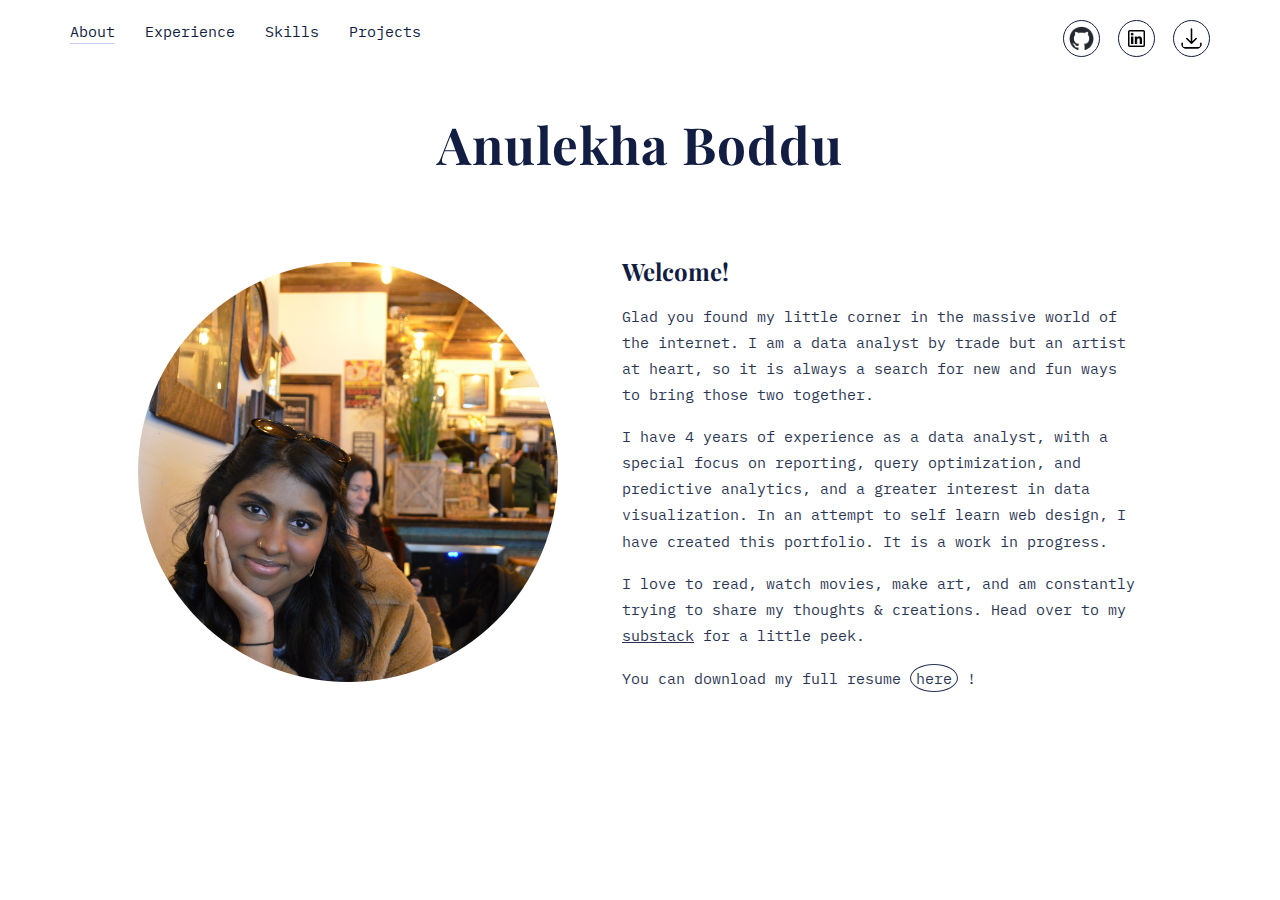
<file: index.html>
<!DOCTYPE html>
<html lang="en">
<head>
    <meta charset="UTF-8">
    <meta name="viewport" content="width=device-width, initial-scale=1.0">
    <title>Anulekha Boddu</title>
    <link rel="stylesheet" href="style.css">
    <link href="https://fonts.googleapis.com/css2?family=Inter:wght@400;500;600&family=IBM+Plex+Mono:wght@300;400&display=swap" rel="stylesheet">
    <link href="https://fonts.googleapis.com/css2?family=Playfair+Display:wght@500;600;700&family=IBM+Plex+Mono:wght@300;400&display=swap" rel="stylesheet">
</head>
<body>
    <main class="container">
        <div class="navbar">
                <div class="nav-left">
                    <a href="#about">About</a>
                    <a href="#experience">Experience</a>
                    <a href="#skills">Skills</a>
                    <a href="#projects">Projects</a>
                </div>
                <div class="nav-right">
                    <a href="https://github.com/ayyboddu" target="_blank">
                        <img src="/icons/github icon.png" alt="GitHub" class="nav-icon">
                    </a>
                    <a href="https://www.linkedin.com/in/anulekhaboddu/" target="_blank">
                        <img src="/icons/linkedin.png" alt="LinkedIn" class="nav-icon">
                    </a>
                    <a href="icons/Anulekha Boddu Resume.pdf" download="Anulekha Boddu CV" class="tooltip">
                        <svg 
                            xmlns="http://www.w3.org/2000/svg" 
                            fill="none" 
                            viewBox="0 0 24 24" 
                            stroke-width="1.5" 
                            stroke="black" 
                            class="nav-icon"
                        >                
                        <path stroke-linecap="round" 
                        stroke-linejoin="round" 
                        d="M3 16.5v2.25A2.25 2.25 0 0 0 5.25 21h13.5A2.25 2.25 0 0 0 21 18.75V16.5M16.5 12 12 16.5m0 0L7.5 12m4.5 4.5V3" 
                        />
                        </svg>
                        <span class="tooltip-text">Download Resume</span>
                    </a>
                </div>
        </div>
        <section id='about' class="page home">
            <div class="name">
                <h1>Anulekha Boddu</h1>
            </div>
            <div class="home-bottom">
                <section class="portrait">
                    <img src="icons/portrait.JPG" alt="portrait">
                </section>
                <section class="intro">
                    <h1>Welcome!</h1>
                    <p>Glad you found my little corner in the massive world of the internet. I am a data analyst by trade but an artist at heart, so it is always a search for new and fun ways to bring those two together.</p>
                    <p>I have 4 years of experience as a data analyst, with a special focus on reporting, query optimization, and predictive analytics, and a greater interest in data visualization. In an attempt to self learn web design, I have created this portfolio. It is a work in progress. </p>
                    <p>I love to read, watch movies, make art, and am constantly trying to share my thoughts & creations. Head over to my <a href="https://thetiredhedonist.substack.com/" class="substack" target="_blank">substack</a> for a little peek.</p>
                    <p>You can download my full resume <a href="icons/Anulekha Boddu Resume.pdf" download="Anulekha Boddu CV" class="CV">here</a> !</p>
                </section>
            </div>
        </section>
        <section id="experience" class="page about">
            <div class="about-me">
                <div class="experience">
                    <section class="work">
                        <h1>Experience</h1>
                        <ul class="timeline">
                            <li class="timeline-item">
                                <h3 class="year">Nov 2023 - Present</h3>
                                <div class="ex-details">
                                    <h3>Lead Business & Data Analyst</h3>
                                    <p><i>Mirra Healthcare</i></p>
                                    <ul>
                                        <li>Built Python pipelines to automate reporting and data workflows</li>
                                        <li>Designed utilization management reporting and cost analysis models</li>
                                        <li>Developed and optimized SQL procedures for analytics and reporting</li>
                                        <li>Led agile ceremonies and managed cross-functional product backlog</li>
                                    </ul>
                                </div>
                            </li>
                            <li class="timeline-item">
                                <h3 class="year">Jan 2021 - Dec 2021</h3>
                                <div class="ex-details">
                                    <h3>Data Analyst</h3>
                                    <p><i>Piql</i></p>
                                    <ul>
                                        <li>Developed Python-based analytics and web scraping workflows</li>
                                        <li>Implemented KPI tracking and user behavior analysis</li>
                                        <li>Analyzed multi-source datasets using SQL to support decision-making</li>
                                    </ul>
                                </div>
                            </li>
                            <li class="timeline-item">
                                <h3 class="year">Jun 2018 - Aug 2018</h3>
                                <div class="ex-details">
                                    <h3>Business Intelligence Consultant Intern</h3>
                                    <p><i>EY</i></p>
                                    <ul>
                                        <li>Created sector-focused analytical reports using Excel</li>
                                        <li>Supported data-driven consulting and investment analysis projects</li>
                                        <li>Assisted with stakeholder research and market analysis</li>
                                    </ul>
                                </div>
                            </li>
                        </ul>
                    </section>
                    <section class="education">
                        <h1>Education</h1>
                        <ul class="timeline">
                            <li class="timeline-item">
                                <h3 class="year">Aug 2021 - Jun 2023</h3>
                                <div class="ex-details">
                                    <h3>Master of Science in Data Analytics (Honors)</h3>
                                    <p><i>The George Washington University</i></p>
                                    <ul>
                                        <li>Machine Learning</li>
                                        <li>Data Engineering</li>
                                        <li>Statistical Modelling</li>
                                        <li>Database Management</li>
                                    </ul>
                                </div>
                            </li>
                            <li class="timeline-item">
                                <h3 class="year">Sep 2019 - Sep 2020</h3>
                                <div class="ex-details">
                                    <h3>Master of Science in Economics (Honors)</h3>
                                    <p><i>The University of Surrey</i></p>
                                    <ul>
                                        <li>Macroeconomics</li>
                                        <li>Econometrics</li>
                                        <li>Time Series Modelling</li>
                                        <li>Game Theory</li>
                                    </ul>
                                </div>
                            </li>
                            <li class="timeline-item">
                                <h3 class="year">Sep 2016 - Jun 2019</h3>
                                <div class="ex-details">
                                    <h3>Bachelor of Science in Economics (Honors)</h3>
                                    <p><i>Brunel University London</i></p>
                                    <ul>
                                        <li>Quantitative Economics</li>
                                        <li>Statistics</li>
                                        <li>Applied Micro and Macroeconomic modelling</li>    
                                    </ul>
                                    
                                </div>
                            </li>
                        </ul>
                    </section>
                </div>
            </div>
        </section>
        <section id="skills" class="page skills">
            <div class="my-skills">
                <div class="topic-group">
                    <h3 class="topic-heading">DATA & PROGRAMMING</h3>
                    <span class="topic">Python</span>
                    <span class="topic">SQL</span>
                    <span class="topic">Pandas</span>
                    <span class="topic">ETL Pipelines</span>
                    <span class="topic">Data Analytics</span>
                </div>
                <div class="topic-group">
                    <h3 class="topic-heading">MACHINE LEARNING</h3>
                    <span class="topic">Regression</span>
                    <span class="topic">Classification</span>
                    <span class="topic">Clustering</span>
                    <span class="topic">NLP</span>
                    <span class="topic">Deep Learning</span>
                </div>
                <div class="topic-group">
                    <h3 class="topic-heading">DATA VISUALIZATION</h3>
                    <span class="topic">Tableau</span>
                    <span class="topic">Power BI</span>
                    <span class="topic">Dashboards</span>
                    <span class="topic">Seaborn</span>
                    <span class="topic">Matplotlib</span>
                </div>
                <div class="topic-group">
                    <h3 class="topic-heading">SYSTEMS & CLOUD</h3>
                    <span class="topic">Azure</span>
                    <span class="topic">MySQL</span>
                    <span class="topic">SSMS</span>
                    <span class="topic">MongoDB</span>
                </div>
                <div class="topic-group">
                    <h3 class="topic-heading">BUSINESS & PRODUCT</h3>
                    <span class="topic">Business Analytics</span>
                    <span class="topic">Agile</span>
                    <span class="topic">KPIs</span>
                    <span class="topic">Stakeholder Management</span>
                </div>
            </div>
        </section>
        <section id="projects" class="page projects">
            <div class="projects-wrap">
                <button class="projects-arrow left" aria-label="Previous projects"> < </button>
                <div class="projects-viewport">
                    <div class="projects-track">
                        <article class="project-card">
                            <div class="project-img">
                                <img src="/project images/revenue prediction.png" alt="project 1">
                            </div>
                            <div class="project-content">
                                <h3 class="project-title">Predicting Movie Success</h3>
                                <p>A predictive model than can use various movie features as input to predict revenue.</p>
                            </div>
                            <div class="project-tags">
                                <span>Linear Regression</span>
                                <span>Feature Engineering</span>
                                <span>Predictive ML Model</span>
                            </div>
                            <a
                                href="https://github.com/ayyboddu/Movie-Success-Prediction"
                                target="_blank"
                                aria-label="View project on GitHub"
                                class="project-link">
                            </a>
                        </article>
                        <article class="project-card">
                            <div class="project-img">
                                <img src="/project images/book rec.png" alt="project 1">
                            </div>
                            <div class="project-content">
                                <h3 class="project-title">Book Recommendation System</h3>
                                <p>A recommendation system that utilizes collaborative filtering</p>
                            </div>
                            <div class="project-tags">
                                <span>Collaborative Filtering</span>
                                <span>Recommender</span>
                            </div>
                            <a
                                href="https://github.com/ayyboddu/Book-Recommender"
                                target="_blank"
                                aria-label="View project on GitHub"
                                class="project-link">
                            </a>
                        </article>
                        <article class="project-card">
                            <div class="project-img">
                                <img src="/project images/spotify.png" alt="project 1">
                            </div>
                            <div class="project-content">
                                <h3 class="project-title">Categorizing Spotify Library into Playlists</h3>
                                <p>Using supervised and unsupervised learning methodologies to automatically categorize my entire Spotify Library into playlists</p>
                            </div>
                            <div class="project-tags">
                                <span>Supervised Learning</span>
                                <span>Unsupervised Learning</span>
                                <span>K-means</span>
                            </div>
                            <a
                                href="https://github.com/ayyboddu/Categorize-Music"
                                target="_blank"
                                aria-label="View project on GitHub"
                                class="project-link">
                            </a>
                        </article>
                        <article class="project-card">
                            <div class="project-img">
                                <img src="/project images/netflix dashboard.png" alt="project 1">
                            </div>
                            <div class="project-content">
                                <h3 class="project-title">Netflix Dashboard</h3>
                                <p>Created a movie dashboard on Tableau comparing Movie and TV popularity data</p>
                            </div>
                            <div class="project-tags">
                                <span>Tableau</span>
                                <span>Dashboards</span>
                                <span>Data Visualization</span>
                            </div>
                            <a
                                href="https://public.tableau.com/app/profile/anulekha1883/viz/NetflixDashboard_16931771780850/Netflix"
                                target="_blank"
                                aria-label="View project on Tableau"
                                class="project-link">
                            </a>
                        </article>
                        <article class="project-card">
                            <div class="project-img">
                                <img src="/project images/color palette.png" alt="project 1">
                            </div>
                            <div class="project-content">
                                <h3 class="project-title">Color Palette Generator</h3>
                                <p>Generate a color palette from any image</p>
                            </div>
                            <div class="project-tags">
                                <span>Image Processing</span>
                                <span>Data Visualization</span>
                                <span>Feature Extraction</span>
                            </div>
                            <a
                                href="https://github.com/ayyboddu/Generate-Color-Palette/tree/main"
                                target="_blank"
                                aria-label="View project on GitHub"
                                class="project-link">
                            </a>
                        </article>
                        <article class="project-card">
                            <div class="project-img">
                                <img src="/project images/movie rec.png" alt="project 1">
                            </div>
                            <div class="project-content">
                                <h3 class="project-title">Movie Recommendation System</h3>
                                <p>Using the BERT model and content based filtering to recommend movies.</p>
                            </div>
                            <div class="project-tags">
                                <span>Natural Language Processing</span>
                                <span>Deep Learning</span>
                                <span>Recommendation Systems</span>
                            </div>
                            <a
                                href="https://github.com/ayyboddu/Movie-Recommender"
                                target="_blank"
                                aria-label="View project on GitHub"
                                class="project-link">
                            </a>
                        </article>
                    </div>
                </div>
                <button class="projects-arrow right" aria-label="Next projects"> > </button>
            </div>
        </section>
    </main>
    <script src="script.js"></script>
</body>
</html>
</file>
<file: style.css>
*, *::before, *::after {
    box-sizing: border-box;
}

:root{
  --card-w: 320px;
  --card-gap: 56px;
}

html, body{
    height: 100vh;
    margin: 0;
}

body{
    font-family: 'IBM Plex Mono', monospace;
    font-size: 14px;
    line-height: 1.6;
    display: flex;
    flex-direction: column;
    color: rgb(17, 29, 66);
    overflow-x: hidden;
}



h1 {
  font-family: 'Playfair Display', serif;
}

h2, h3, p, li {
  font-family: 'IBM Plex Mono', monospace;
}


.container{
    width: 100%;
    height: 100vh;
    overflow-y: auto;
    scroll-snap-type: y mandatory;
    scroll-snap-stop: always;  
}

.page{
    width: 100%;
    height: 100vh;
    display: flex;
    align-items: center;
    justify-content: center;
    scroll-snap-align: start;
    scroll-snap-stop: always;
}

.home{
  position: relative;
  background-color: rgb(255, 255, 255);
  height: 100vh;
  display: flex;
  flex-direction: column;
  align-items: center;
  justify-content: flex-start; 
  padding-top: 70px;          
}

.name{
    width: 100%;
    display: flex;
    justify-content: center;
    align-content: center;
}

.home-bottom{
  width: min(1100px, calc(100% - 140px));
  display: flex;
  align-items: center;
  justify-content: center;
  gap: clamp(28px, 5vw, 80px);
  margin-top: 20px;
}

.home .name h1{
  font-size: clamp(40px, 4vw, 56px);
  letter-spacing: 1px;
  margin-bottom: 30px;
}

.portrait{
  flex: 0 0 clamp(280px, 34vw, 420px);
  aspect-ratio: 1 / 1;
  margin: 0;
  padding: 0;
  border-radius: 50%;
  overflow: hidden;
}

.portrait img{
  width: 100%;
  height: 100%;
  object-fit: cover;
}

.navbar {
    display: flex;
    justify-content: space-between;
    align-items: flex-start;
    min-height: 8%;
    width: 100%;
    padding: 20px 70px;
    font-size: 20px;
    background-color: rgb(255, 255, 255);
    position: fixed;
    top:0;
    z-index: 1000;
}

.nav-left {
    display: flex;
    align-items: center;
    gap: 30px;
    font-size: 15px;
}

.nav-right {
    display: flex;
    align-items: center;
    gap: 18px;
}

.nav-icon{
    width: 37px;
    height: 37px;
    display: block;
    padding: 5px;
    border: 0.5px solid rgb(17, 29, 66);
    border-radius: 50%;
}

.nav-right a:hover{
    background-color: rgba(196, 209, 247,0.293);
    border-radius: 50%;
}

.navbar a{
    text-decoration: none;
}

.navbar a.active{
  text-decoration: underline rgb(196, 209, 247);
  text-underline-offset: 6px;
}

.nav-right a.tooltip{
    position: relative;
    display: inline-flex;
    align-items: center;
    justify-content: center;
}

.nav-right a.tooltip .tooltip-text{
    position: absolute;
    top: calc(100% + 10px);
    bottom: -38px;
    left: 50%;
    transform: translateX(-50%) translateY(40%);
    background: rgba(196, 209, 247,0.293);
    color: rgb(17,29,66);
    font-size: 12px;
    padding: 6px 10px;
    white-space: nowrap;
    opacity: 0;
    pointer-events: none;
    transition: opacity 0.2s ease, transform 0.2s ease;
    z-index: 9999;
}

.nav-right a.tooltip:hover .tooltip-text{
    opacity: 1;
    transform: translateX(-50%) translateY(4px);
}

.about{
    background-color: rgb(255, 255, 255);
    height: 100vh;
}

.skills{
    background-color: rgb(255, 255, 255);
    height: 100vh;
    display: flex;
}
.projects{
    background-color: rgb(255, 255, 255);
    height: 100vh;
    padding: 64px 0;
}

.projects-wrap{
    width: 100%;
    margin: 0 auto;
    position: relative;
    padding: 0 70px;
}

.projects-viewport{
    overflow: hidden;
    width: 100%;
    margin: 0 auto;
    padding: 40px 0;
}

.projects-track {
    display: flex;
    gap: var(--card-gap);
    justify-content: flex-start;
    align-items: stretch;
    flex-wrap: nowrap;
    padding: 40px 20px;
    transition: transform 350ms ease;
}

.project-card {          
    background: #e8e8e8;
    border-radius: 14px;
    overflow: hidden;
    position: relative;
    padding: 18px 18px 46px;     
    box-shadow: 0 10px 24px rgba(0,0,0,0.10);
    transition: transform 180ms ease, box-shadow 180ms ease;
    flex: 0 0 var(--card-w);
}

.project-card:hover {
    transform: translateY(-3px);
    box-shadow: 0 14px 34px rgba(0,0,0,0.14);
}

.project-img {
    width: 100%;
    height: 170px; 
    border-radius: 10px;
    overflow: hidden;
    background: #d7c5c5;
    margin-bottom: 16px;
}

.project-img img {
    width: 100%;
    height: 100%;
    object-fit: cover;           
    display: block;
}

.project-content .project-title {
    margin: 0 0 10px;
    font-size: 22px;
    line-height: 1.15;
}

.project-content p {
    margin: 0 0 16px;
    font-size: 14px;
    line-height: 1.45;
    opacity: 0.9;
}

.project-tags {
    display: flex;
    flex-wrap: wrap;
    gap: 8px;
}

.project-tags span {
    font-size: 11px;
    padding: 6px 10px;
    border-radius: 999px;
    background:  rgba(196, 209, 247, 0.293);
    border: 1px solid rgba(0,0,0,0.08);
}

.project-link {
    position: absolute;
    right: 14px;
    bottom: 14px;
    width: 22px;
    height: 22px;
    display: inline-block;
    opacity: 0.85;
}

.project-link::after {
    content: "↗";
    position: absolute;
    inset: 0;
    font-size: 20px;
    line-height: 22px;
    text-align: center;
}

.project-link:hover {
    opacity: 1;
    transform: translateY(-1px);
}

.projects-arrow{
    position:absolute;
    top:50%;
    transform: translateY(-50%);
    border: none;
    background: transparent;
    color: rgb(17, 29, 66);
    font-size: 28px;
    line-height: 1;
    cursor: pointer;
    padding: 10px 15px;
    opacity: .75;
    z-index: 5; 
}

.projects-arrow:hover{
    opacity: 1;
}

.projects-arrow.left{
    left: 18px;
}

.projects-arrow.right{
    right: 18px;
}

.about-me{
    display: flex;
    width: 100vw;
    height: 100vh;
    flex-wrap: wrap;
}

.intro{
  flex: 1;
  width: auto;
  max-width: 520px;
  padding: 0;
  box-sizing: border-box;
  text-align: left;

}

.home .intro h1{
    font-size: clamp(15px, 2vw, 24px);
    margin-bottom: 12px;
}

.home .intro p{
    margin: 0 0 16px 0;
    line-height: 1.7;
    font-size: clamp(14px, 1.2vw, 16px);
    opacity: 0.9;
}

.CV{
    display: inline-block;
    margin-top: 0px;
    border-radius: 50%;
    padding: 0 5px 0 5px;
    border: 1px solid rgb(17,29,66);
    text-decoration: none;
}

.home .intro a:hover{
  background: rgba(196, 209, 247,0.293);
}

.experience{
    width: 100%;
    box-sizing: border-box;
    display: flex;
    justify-content: center;
    overflow-x: hidden;
    padding-top: 40px;   
    gap: 40px;
}

.experience .work{
    width:50%;
    padding: 20px;
    padding-left: 30px;
}

.experience .education{
    width: 50%;
    padding: 20px;
}

a, a:visited, a:hover, a:active {
  color: inherit; 
}

.timeline {
    position: relative;
    list-style: none;
    padding: 0;
    margin: 0 0 40px 0;
}

.timeline::before{
    content: '';
    position: absolute;
    left: 215px;
    top: 25px;
    bottom: 0px;
    width: 2px;
    background-color: rgb(196, 209, 247);
}

.timeline-item{
    display: flex;
    gap: 20px;
    position: relative;
}

.timeline-item::before {
    content: '';
    position: absolute;
    left: 209px;
    top: 25px;
    width: 14px;
    height: 14px;
    background: rgb(196, 209, 247);
    border: 2px solid rgb(196, 209, 247);
    border-radius: 50%;
}

.timeline-item h3 {
  margin-bottom: 5px;
}

.timeline-item p{
  margin-top: 5px;
}

.ex-details{
    position: relative;
    z-index: 1;
    padding-left: 24px;
}

.year{
    min-width: 100px;
    flex-shrink: 0; 
    padding-right: 20px;
}

.topic-group{
    padding-bottom: 20px;
}

.topic{
    border: 1px solid rgb(196, 209, 247);
    border-radius: 30px;
    padding: 2px 10px 2px 10px;
    background-color:rgba(196, 209, 247, 0.293);
    color: black;
}


@media (max-width: 860px){
  .home-bottom{
    width: min(92vw, 1100px);
    flex-direction: column;
    align-items: center;
    text-align: center;
  }
  .home .intro{
    text-align: center;
  }
}
</file>
